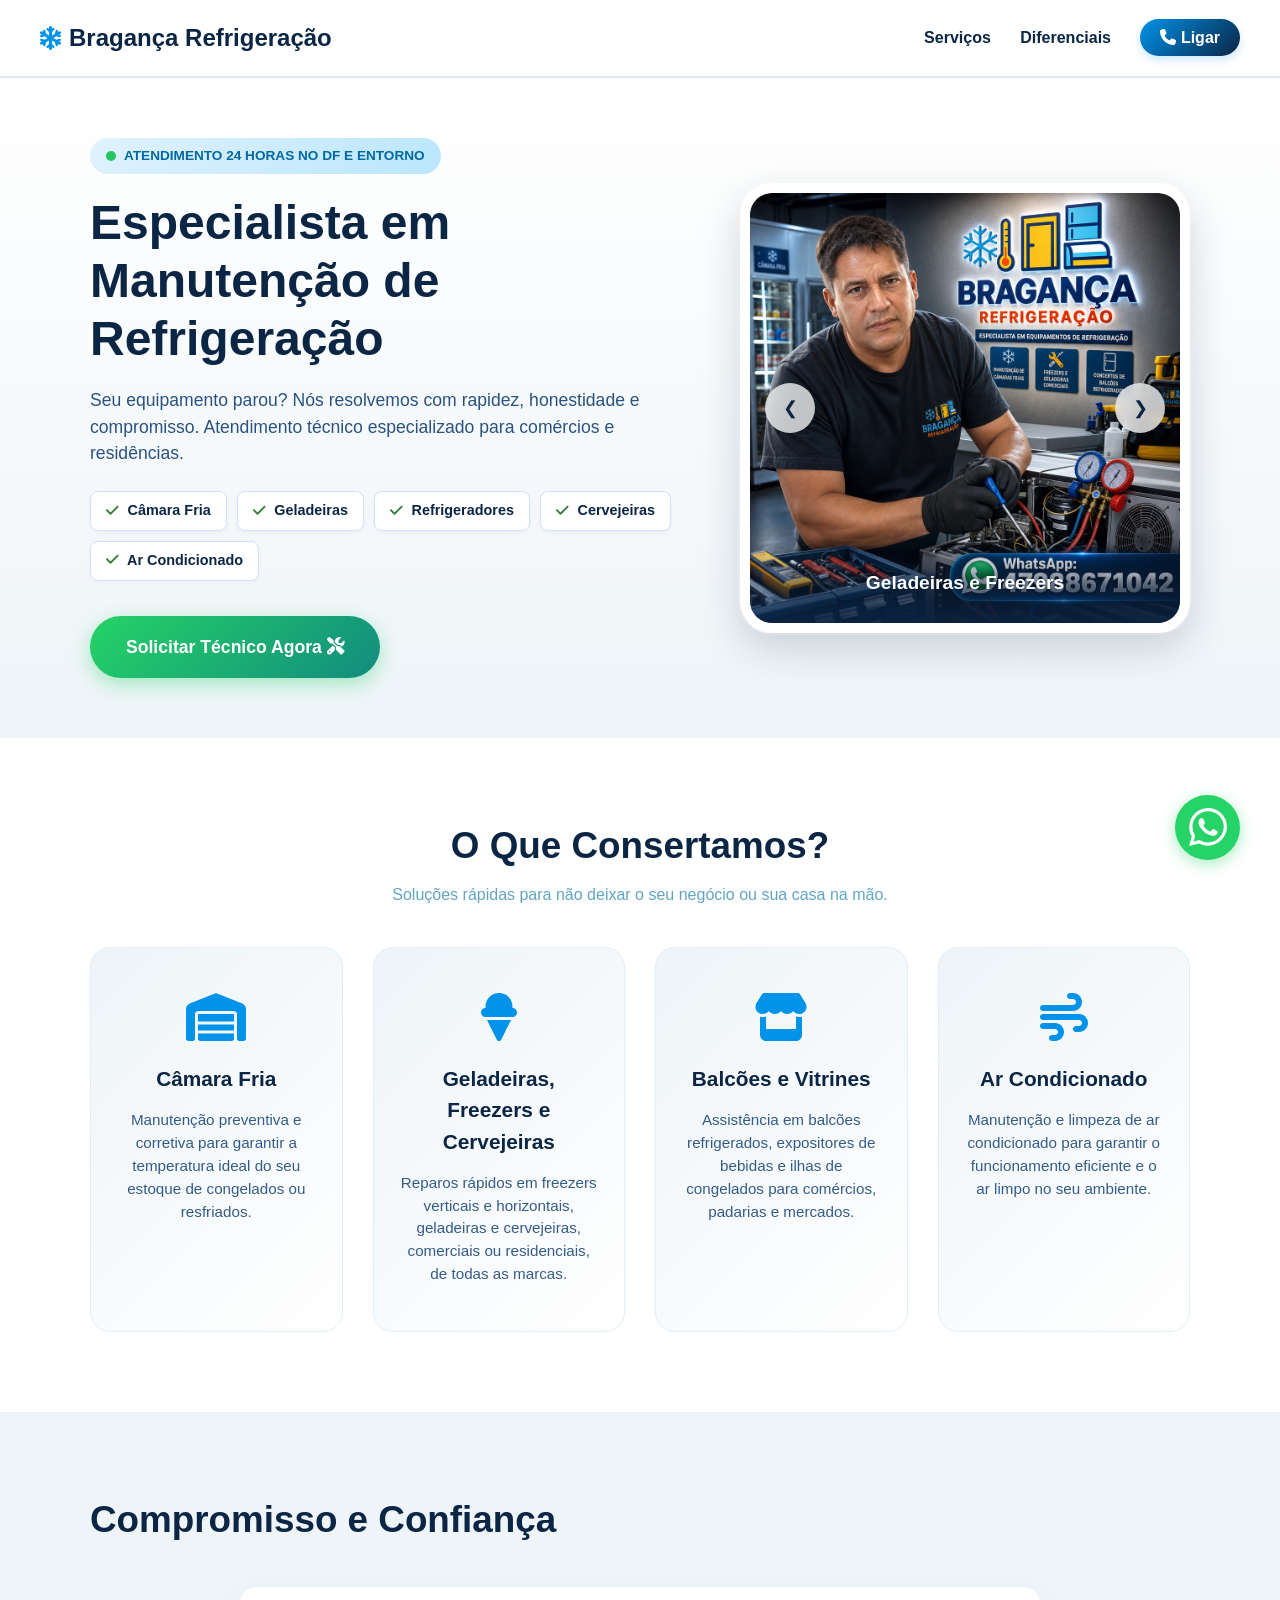
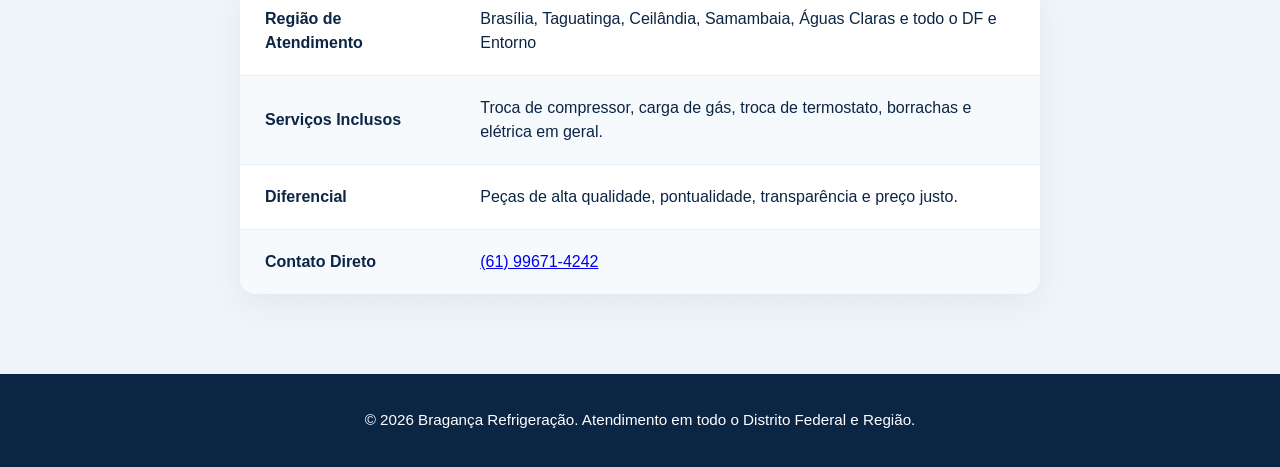
<file: index.html>
<!DOCTYPE html>
<html lang="pt-BR">
<head>
    <!-- Google tag (gtag.js) -->
    <script async src="https://www.googletagmanager.com/gtag/js?id=AW-18198346854"></script>
    <script>
      window.dataLayer = window.dataLayer || [];
      function gtag(){dataLayer.push(arguments);}
      gtag('js', new Date());
      gtag('config', 'AW-18198346854');
    </script>

    <meta charset="UTF-8">
    <meta name="viewport" content="width=device-width, initial-scale=1.0">
    <title>Bragança Refrigeração | Assistência Técnica Especializada no DF</title>
    <meta name="description" content="Conserto de geladeira, freezer, câmara fria, balcão refrigerado e cervejeira no DF e Entorno, 24 horas. Peças de qualidade, pontualidade e preço justo. Chame no WhatsApp.">
    <link rel="canonical" href="https://xn--braganarefrigeracao-byb.com.br/">
    <meta name="theme-color" content="#0b4f8a">

    <meta property="og:type" content="website">
    <meta property="og:site_name" content="Bragança Refrigeração">
    <meta property="og:title" content="Bragança Refrigeração | Conserto de Geladeira e Câmara Fria no DF">
    <meta property="og:description" content="Assistência técnica em refrigeração residencial e comercial no DF e Entorno. Chame no WhatsApp.">
    <meta property="og:url" content="https://xn--braganarefrigeracao-byb.com.br/">
    <meta property="og:locale" content="pt_BR">
    <meta property="og:image" content="https://xn--braganarefrigeracao-byb.com.br/WhatsApp%20Image%202026-05-25%20at%2009.32.49.jpeg">
    <meta property="og:image:type" content="image/jpeg">
    <meta property="og:image:alt" content="Técnico da Bragança Refrigeração fazendo manutenção em geladeira">
    <meta name="twitter:card" content="summary_large_image">
    <meta name="twitter:image" content="https://xn--braganarefrigeracao-byb.com.br/WhatsApp%20Image%202026-05-25%20at%2009.32.49.jpeg">

    <link rel="preload" as="image" href="WhatsApp%20Image%202026-05-25%20at%2009.32.49.jpeg">
    <link rel="stylesheet" href="style.css">
    <!-- Icones: Font Awesome Free 6.4.0 (CC BY 4.0) embutidos em SVG, sem carregar a biblioteca inteira -->
    <style>
        .fa-solid,.fa-brands{display:inline-block;line-height:1;font-style:normal}
        .fa-solid svg,.fa-brands svg{height:1em;width:auto;fill:currentColor;vertical-align:-0.125em;overflow:visible}
        .tag-24h{display:inline-flex;align-items:center;gap:8px}
        .luz-verde{flex:none;width:10px;height:10px;border-radius:50%;background:#22c55e;box-shadow:0 0 0 0 rgba(34,197,94,.7);animation:pulsar 1.6s infinite}
        @keyframes pulsar{0%{box-shadow:0 0 0 0 rgba(34,197,94,.7)}70%{box-shadow:0 0 0 10px rgba(34,197,94,0)}100%{box-shadow:0 0 0 0 rgba(34,197,94,0)}}
        @media (prefers-reduced-motion: reduce){.luz-verde{animation:none}}
    </style>

    <script type="application/ld+json">
    {
      "@context": "https://schema.org",
      "@type": "HVACBusiness",
      "name": "Bragança Refrigeração",
      "url": "https://xn--braganarefrigeracao-byb.com.br/",
      "telephone": "+55 61 99671-4242",
      "image": "https://xn--braganarefrigeracao-byb.com.br/WhatsApp%20Image%202026-05-25%20at%2009.32.49.jpeg",
      "description": "Assistência técnica em refrigeração residencial e comercial: geladeiras, freezers, câmaras frias, balcões refrigerados, expositores, cervejeiras e ar condicionado.",
      "openingHoursSpecification": {
        "@type": "OpeningHoursSpecification",
        "dayOfWeek": ["Monday","Tuesday","Wednesday","Thursday","Friday","Saturday","Sunday"],
        "opens": "00:00",
        "closes": "23:59"
      },
      "areaServed": [
        {"@type": "AdministrativeArea", "name": "Distrito Federal"},
        {"@type": "City", "name": "Brasília"},
        {"@type": "City", "name": "Taguatinga"},
        {"@type": "City", "name": "Ceilândia"},
        {"@type": "City", "name": "Samambaia"},
        {"@type": "City", "name": "Águas Claras"}
      ],
      "hasOfferCatalog": {
        "@type": "OfferCatalog",
        "name": "Serviços de refrigeração",
        "itemListElement": [
          {"@type": "Offer", "itemOffered": {"@type": "Service", "name": "Conserto de geladeira e freezer"}},
          {"@type": "Offer", "itemOffered": {"@type": "Service", "name": "Manutenção de câmara fria"}},
          {"@type": "Offer", "itemOffered": {"@type": "Service", "name": "Conserto de balcão refrigerado e expositor"}},
          {"@type": "Offer", "itemOffered": {"@type": "Service", "name": "Conserto de cervejeira"}},
          {"@type": "Offer", "itemOffered": {"@type": "Service", "name": "Troca de compressor e carga de gás"}},
          {"@type": "Offer", "itemOffered": {"@type": "Service", "name": "Manutenção de ar condicionado"}}
        ]
      }
    }
    </script>
</head>
<body>

    <header class="navbar">
        <div class="logo"><i class="fa-solid fa-snowflake icone-gelo" aria-hidden="true"><svg viewBox="0 0 448 512" focusable="false"><path d="M224 0c17.7 0 32 14.3 32 32V62.1l15-15c9.4-9.4 24.6-9.4 33.9 0s9.4 24.6 0 33.9l-49 49v70.3l61.4-35.8 17.7-66.1c3.4-12.8 16.6-20.4 29.4-17s20.4 16.6 17 29.4l-5.2 19.3 23.6-13.8c15.3-8.9 34.9-3.7 43.8 11.5s3.8 34.9-11.5 43.8l-25.3 14.8 21.7 5.8c12.8 3.4 20.4 16.6 17 29.4s-16.6 20.4-29.4 17l-67.7-18.1L287.5 256l60.9 35.5 67.7-18.1c12.8-3.4 26 4.2 29.4 17s-4.2 26-17 29.4l-21.7 5.8 25.3 14.8c15.3 8.9 20.4 28.5 11.5 43.8s-28.5 20.4-43.8 11.5l-23.6-13.8 5.2 19.3c3.4 12.8-4.2 26-17 29.4s-26-4.2-29.4-17l-17.7-66.1L256 311.7v70.3l49 49c9.4 9.4 9.4 24.6 0 33.9s-24.6 9.4-33.9 0l-15-15V480c0 17.7-14.3 32-32 32s-32-14.3-32-32V449.9l-15 15c-9.4 9.4-24.6 9.4-33.9 0s-9.4-24.6 0-33.9l49-49V311.7l-61.4 35.8-17.7 66.1c-3.4 12.8-16.6 20.4-29.4 17s-20.4-16.6-17-29.4l5.2-19.3L48.1 395.6c-15.3 8.9-34.9 3.7-43.8-11.5s-3.7-34.9 11.5-43.8l25.3-14.8-21.7-5.8c-12.8-3.4-20.4-16.6-17-29.4s16.6-20.4 29.4-17l67.7 18.1L160.5 256 99.6 220.5 31.9 238.6c-12.8 3.4-26-4.2-29.4-17s4.2-26 17-29.4l21.7-5.8L15.9 171.6C.6 162.7-4.5 143.1 4.4 127.9s28.5-20.4 43.8-11.5l23.6 13.8-5.2-19.3c-3.4-12.8 4.2-26 17-29.4s26 4.2 29.4 17l17.7 66.1L192 200.3V129.9L143 81c-9.4-9.4-9.4-24.6 0-33.9s24.6-9.4 33.9 0l15 15V32c0-17.7 14.3-32 32-32z"/></svg></i> Bragança Refrigeração</div>
        <nav>
            <a href="#servicos">Serviços</a>
            <a href="#sobre">Diferenciais</a>
            <a href="tel:+5561996714242" class="btn-nav">
                <i class="fa-solid fa-phone" aria-hidden="true"><svg viewBox="0 0 512 512" focusable="false"><path d="M164.9 24.6c-7.7-18.6-28-28.5-47.4-23.2l-88 24C12.1 30.2 0 46 0 64C0 311.4 200.6 512 448 512c18 0 33.8-12.1 38.6-29.5l24-88c5.3-19.4-4.6-39.7-23.2-47.4l-96-40c-16.3-6.8-35.2-2.1-46.3 11.6L304.7 368C234.3 334.7 177.3 277.7 144 207.3L193.3 167c13.7-11.2 18.4-30 11.6-46.3l-40-96z"/></svg></i> Ligar
            </a>
        </nav>
    </header>

    <section class="hero">
        <div class="container hero-container">
            <div class="hero-text">
                <span class="tag tag-24h"><span class="luz-verde" aria-hidden="true"></span> Atendimento 24 horas no DF e Entorno</span>
                <h1>Especialista em Manutenção de Refrigeração</h1>
                <p class="description">Seu equipamento parou? Nós resolvemos com rapidez, honestidade e compromisso. Atendimento técnico especializado para comércios e residências.</p>

                <div class="Destaques-lista">
                    <div class="item-destaque"><i class="fa-solid fa-check" aria-hidden="true"><svg viewBox="0 0 448 512" focusable="false"><path d="M438.6 105.4c12.5 12.5 12.5 32.8 0 45.3l-256 256c-12.5 12.5-32.8 12.5-45.3 0l-128-128c-12.5-12.5-12.5-32.8 0-45.3s32.8-12.5 45.3 0L160 338.7 393.4 105.4c12.5-12.5 32.8-12.5 45.3 0z"/></svg></i> Câmara Fria</div>
                    <div class="item-destaque"><i class="fa-solid fa-check" aria-hidden="true"><svg viewBox="0 0 448 512" focusable="false"><path d="M438.6 105.4c12.5 12.5 12.5 32.8 0 45.3l-256 256c-12.5 12.5-32.8 12.5-45.3 0l-128-128c-12.5-12.5-12.5-32.8 0-45.3s32.8-12.5 45.3 0L160 338.7 393.4 105.4c12.5-12.5 32.8-12.5 45.3 0z"/></svg></i> Geladeiras</div>
                    <div class="item-destaque"><i class="fa-solid fa-check" aria-hidden="true"><svg viewBox="0 0 448 512" focusable="false"><path d="M438.6 105.4c12.5 12.5 12.5 32.8 0 45.3l-256 256c-12.5 12.5-32.8 12.5-45.3 0l-128-128c-12.5-12.5-12.5-32.8 0-45.3s32.8-12.5 45.3 0L160 338.7 393.4 105.4c12.5-12.5 32.8-12.5 45.3 0z"/></svg></i> Refrigeradores</div>
                    <div class="item-destaque"><i class="fa-solid fa-check" aria-hidden="true"><svg viewBox="0 0 448 512" focusable="false"><path d="M438.6 105.4c12.5 12.5 12.5 32.8 0 45.3l-256 256c-12.5 12.5-32.8 12.5-45.3 0l-128-128c-12.5-12.5-12.5-32.8 0-45.3s32.8-12.5 45.3 0L160 338.7 393.4 105.4c12.5-12.5 32.8-12.5 45.3 0z"/></svg></i> Cervejeiras</div>
                    <div class="item-destaque"><i class="fa-solid fa-check" aria-hidden="true"><svg viewBox="0 0 448 512" focusable="false"><path d="M438.6 105.4c12.5 12.5 12.5 32.8 0 45.3l-256 256c-12.5 12.5-32.8 12.5-45.3 0l-128-128c-12.5-12.5-12.5-32.8 0-45.3s32.8-12.5 45.3 0L160 338.7 393.4 105.4c12.5-12.5 32.8-12.5 45.3 0z"/></svg></i> Ar Condicionado</div>
                </div>

                <a href="https://wa.me/5561996714242?text=Ol%C3%A1!%20Vim%20pelo%20site%20e%20preciso%20de%20um%20t%C3%A9cnico%20de%20refrigera%C3%A7%C3%A3o." target="_blank" rel="noopener noreferrer" class="btn-buy" id="comprar">Solicitar Técnico Agora <i class="fa-solid fa-screwdriver-wrench" aria-hidden="true"><svg viewBox="0 0 512 512" focusable="false"><path d="M78.6 5C69.1-2.4 55.6-1.5 47 7L7 47c-8.5 8.5-9.4 22-2.1 31.6l80 104c4.5 5.9 11.6 9.4 19 9.4h54.1l109 109c-14.7 29-10 65.4 14.3 89.6l112 112c12.5 12.5 32.8 12.5 45.3 0l64-64c12.5-12.5 12.5-32.8 0-45.3l-112-112c-24.2-24.2-60.6-29-89.6-14.3l-109-109V104c0-7.5-3.5-14.5-9.4-19L78.6 5zM19.9 396.1C7.2 408.8 0 426.1 0 444.1C0 481.6 30.4 512 67.9 512c18 0 35.3-7.2 48-19.9L233.7 374.3c-7.8-20.9-9-43.6-3.6-65.1l-61.7-61.7L19.9 396.1zM512 144c0-10.5-1.1-20.7-3.2-30.5c-2.4-11.2-16.1-14.1-24.2-6l-63.9 63.9c-3 3-7.1 4.7-11.3 4.7H352c-8.8 0-16-7.2-16-16V102.6c0-4.2 1.7-8.3 4.7-11.3l63.9-63.9c8.1-8.1 5.2-21.8-6-24.2C388.7 1.1 378.5 0 368 0C288.5 0 224 64.5 224 144l0 .8 85.3 85.3c36-9.1 75.8 .5 104 28.7L429 274.5c49-23 83-72.8 83-130.5zM56 432a24 24 0 1 1 48 0 24 24 0 1 1 -48 0z"/></svg></i></a>
            </div>

            <div class="hero-carousel">
                <div class="carousel-container">
                    <div class="carousel-slide active">
                        <img src="WhatsApp%20Image%202026-05-25%20at%2009.32.49.jpeg" alt="Manutenção de geladeiras e freezers" fetchpriority="high">
                        <div class="carousel-caption">Geladeiras e Freezers</div>
                    </div>
                    <div class="carousel-slide">
                        <img src="rs=w_1240,h_620,cg_true.webp" alt="Conserto de ar condicionado" loading="lazy" decoding="async">
                        <div class="carousel-caption">Conserto de Ar Condicionado</div>
                    </div>
                    <div class="carousel-slide">
                        <img src="Camera%20fria.png" alt="Conserto de câmaras frias e balcões refrigerados" loading="lazy" decoding="async">
                        <div class="carousel-caption">Câmaras Frias, Balcões e Ilhas Refrigeradas</div>
                    </div>
                </div>
                <button type="button" class="carousel-btn prev" onclick="mudarSlide(-1)" aria-label="Foto anterior">&#10094;</button>
                <button type="button" class="carousel-btn next" onclick="mudarSlide(1)" aria-label="Próxima foto">&#10095;</button>
            </div>
        </div>
    </section>

    <section id="servicos" class="features">
        <div class="container">
            <h2>O Que Consertamos?</h2>
            <p style="color: var(--text-light); margin-bottom: 40px; margin-top: -30px;">Soluções rápidas para não deixar o seu negócio ou sua casa na mão.</p>
            <div class="grid-features">

                <div class="feature-card">
                    <i class="fa-solid fa-warehouse" aria-hidden="true"><svg viewBox="0 0 640 512" focusable="false"><path d="M0 488V171.3c0-26.2 15.9-49.7 40.2-59.4L308.1 4.8c7.6-3.1 16.1-3.1 23.8 0L599.8 111.9c24.3 9.7 40.2 33.3 40.2 59.4V488c0 13.3-10.7 24-24 24H568c-13.3 0-24-10.7-24-24V224c0-17.7-14.3-32-32-32H128c-17.7 0-32 14.3-32 32V488c0 13.3-10.7 24-24 24H24c-13.3 0-24-10.7-24-24zm488 24l-336 0c-13.3 0-24-10.7-24-24V432H512l0 56c0 13.3-10.7 24-24 24zM128 400V336H512v64H128zm0-96V224H512l0 80H128z"/></svg></i>
                    <h3>Câmara Fria</h3>
                    <p>Manutenção preventiva e corretiva para garantir a temperatura ideal do seu estoque de congelados ou resfriados.</p>
                </div>

                <div class="feature-card">
                    <i class="fa-solid fa-ice-cream" aria-hidden="true"><svg viewBox="0 0 448 512" focusable="false"><path d="M367.1 160c.6-5.3 .9-10.6 .9-16C368 64.5 303.5 0 224 0S80 64.5 80 144c0 5.4 .3 10.7 .9 16H80c-26.5 0-48 21.5-48 48s21.5 48 48 48h53.5 181H368c26.5 0 48-21.5 48-48s-21.5-48-48-48h-.9zM96 288L200.8 497.7c4.4 8.8 13.3 14.3 23.2 14.3s18.8-5.5 23.2-14.3L352 288H96z"/></svg></i>
                    <h3>Geladeiras, Freezers e Cervejeiras</h3>
                    <p>Reparos rápidos em freezers verticais e horizontais, geladeiras e cervejeiras, comerciais ou residenciais, de todas as marcas.</p>
                </div>

                <div class="feature-card">
                    <i class="fa-solid fa-store" aria-hidden="true"><svg viewBox="0 0 576 512" focusable="false"><path d="M547.6 103.8L490.3 13.1C485.2 5 476.1 0 466.4 0H109.6C99.9 0 90.8 5 85.7 13.1L28.3 103.8c-29.6 46.8-3.4 111.9 51.9 119.4c4 .5 8.1 .8 12.1 .8c26.1 0 49.3-11.4 65.2-29c15.9 17.6 39.1 29 65.2 29c26.1 0 49.3-11.4 65.2-29c15.9 17.6 39.1 29 65.2 29c26.2 0 49.3-11.4 65.2-29c16 17.6 39.1 29 65.2 29c4.1 0 8.1-.3 12.1-.8c55.5-7.4 81.8-72.5 52.1-119.4zM499.7 254.9l-.1 0c-5.3 .7-10.7 1.1-16.2 1.1c-12.4 0-24.3-1.9-35.4-5.3V384H128V250.6c-11.2 3.5-23.2 5.4-35.6 5.4c-5.5 0-11-.4-16.3-1.1l-.1 0c-4.1-.6-8.1-1.3-12-2.3V384v64c0 35.3 28.7 64 64 64H448c35.3 0 64-28.7 64-64V384 252.6c-4 1-8 1.8-12.3 2.3z"/></svg></i>
                    <h3>Balcões e Vitrines</h3>
                    <p>Assistência em balcões refrigerados, expositores de bebidas e ilhas de congelados para comércios, padarias e mercados.</p>
                </div>

                <div class="feature-card">
                    <i class="fa-solid fa-wind" aria-hidden="true"><svg viewBox="0 0 512 512" focusable="false"><path d="M288 32c0 17.7 14.3 32 32 32h32c17.7 0 32 14.3 32 32s-14.3 32-32 32H32c-17.7 0-32 14.3-32 32s14.3 32 32 32H352c53 0 96-43 96-96s-43-96-96-96H320c-17.7 0-32 14.3-32 32zm64 352c0 17.7 14.3 32 32 32h32c53 0 96-43 96-96s-43-96-96-96H32c-17.7 0-32 14.3-32 32s14.3 32 32 32H416c17.7 0 32 14.3 32 32s-14.3 32-32 32H384c-17.7 0-32 14.3-32 32zM128 512h32c53 0 96-43 96-96s-43-96-96-96H32c-17.7 0-32 14.3-32 32s14.3 32 32 32H160c17.7 0 32 14.3 32 32s-14.3 32-32 32H128c-17.7 0-32 14.3-32 32s14.3 32 32 32z"/></svg></i>
                    <h3>Ar Condicionado</h3>
                    <p>Manutenção e limpeza de ar condicionado para garantir o funcionamento eficiente e o ar limpo no seu ambiente.</p>
                </div>

            </div>
        </div>
    </section>

    <section id="sobre" class="specs">
        <div class="container">
            <h2>Compromisso e Confiança</h2>
            <table class="specs-table">
                <tr>
                    <td><strong>Região de Atendimento</strong></td>
                    <td>Brasília, Taguatinga, Ceilândia, Samambaia, Águas Claras e todo o DF e Entorno</td>
                </tr>
                <tr>
                    <td><strong>Serviços Inclusos</strong></td>
                    <td>Troca de compressor, carga de gás, troca de termostato, borrachas e elétrica em geral.</td>
                </tr>
                <tr>
                    <td><strong>Diferencial</strong></td>
                    <td>Peças de alta qualidade, pontualidade, transparência e preço justo.</td>
                </tr>
                <tr>
                    <td><strong>Contato Direto</strong></td>
                    <td><a href="tel:+5561996714242">(61) 99671-4242</a></td>
                </tr>
            </table>
        </div>
    </section>

    <footer>
        <p>&copy; 2026 Bragança Refrigeração. Atendimento em todo o Distrito Federal e Região.</p>
    </footer>

    <a href="https://wa.me/5561996714242?text=Ol%C3%A1!%20Gostaria%20de%20solicitar%20um%20or%C3%A7amento." class="whatsapp-float" target="_blank" rel="noopener noreferrer" aria-label="Falar com a Bragança Refrigeração no WhatsApp">
        <i class="fa-brands fa-whatsapp" aria-hidden="true"><svg viewBox="0 0 24 24" focusable="false"><path d="M17.472 14.382c-.297-.149-1.758-.867-2.03-.967-.273-.099-.471-.148-.67.15-.197.297-.767.966-.94 1.164-.173.199-.347.223-.644.075-.297-.15-1.255-.463-2.39-1.475-.883-.788-1.48-1.761-1.653-2.059-.173-.297-.018-.458.13-.606.134-.133.298-.347.446-.52.149-.174.198-.298.298-.497.099-.198.05-.371-.025-.52-.075-.149-.669-1.612-.916-2.207-.242-.579-.487-.5-.669-.51-.173-.008-.371-.01-.57-.01-.198 0-.52.074-.792.372-.272.297-1.04 1.016-1.04 2.479 0 1.462 1.065 2.875 1.213 3.074.149.198 2.096 3.2 5.077 4.487.709.306 1.262.489 1.694.625.712.227 1.36.195 1.871.118.571-.085 1.758-.719 2.006-1.413.248-.694.248-1.289.173-1.413-.074-.124-.272-.198-.57-.347m-5.421 7.403h-.004a9.87 9.87 0 0 1-5.031-1.378l-.361-.214-3.741.982.998-3.648-.235-.374a9.86 9.86 0 0 1-1.51-5.26c.001-5.45 4.436-9.884 9.888-9.884a9.82 9.82 0 0 1 6.988 2.896 9.825 9.825 0 0 1 2.893 6.994c-.003 5.45-4.437 9.885-9.885 9.885m8.413-18.297A11.815 11.815 0 0 0 12.05 0C5.495 0 .16 5.335.157 11.892c0 2.096.547 4.142 1.588 5.945L.057 24l6.305-1.654a11.882 11.882 0 0 0 5.683 1.448h.005c6.554 0 11.89-5.335 11.893-11.893a11.821 11.821 0 0 0-3.48-8.413Z"/></svg></i>
        <span class="tooltip-text">Problemas com frio? Fale conosco!</span>
    </a>

    <script>
        let slideIndex = 0;
        const slides = document.querySelectorAll('.carousel-slide');
        const semAnimacao = window.matchMedia('(prefers-reduced-motion: reduce)').matches;
        let autoplay;

        function mostrarSlide(index) {
            if (index >= slides.length) slideIndex = 0;
            if (index < 0) slideIndex = slides.length - 1;
            slides.forEach(slide => slide.classList.remove('active'));
            slides[slideIndex].classList.add('active');
        }

        function iniciarAutoplay() {
            clearInterval(autoplay);
            if (!semAnimacao) autoplay = setInterval(() => { mudarSlide(1, true); }, 4000);
        }

        function mudarSlide(passo, automatico) {
            slideIndex += passo;
            mostrarSlide(slideIndex);
            if (!automatico) iniciarAutoplay();
        }

        iniciarAutoplay();
    </script>

    <!-- Conversão Google Ads: clique no WhatsApp (conta uma vez por carregamento, sem bloquear a abertura do link) -->
    <script>
    (function(){
      var ENVIAR = 'AW-18198346854/3agrCKyYnIwdEOb40uVD';
      var jaContou = false;
      function contar(){
        if (jaContou) return;
        jaContou = true;
        if (typeof gtag === 'function') gtag('event', 'conversion', {'send_to': ENVIAR});
      }
      document.querySelectorAll('a[href*="wa.me/5561996714242"]').forEach(function(a){
        a.addEventListener('click', contar);
      });
    })();
    </script>

</body>
</html>
</file>
<file: style.css>
/* --- Configurações Globais --- */
* {
    margin: 0;
    padding: 0;
    box-sizing: border-box;
    font-family: 'Segoe UI', Roboto, Helvetica, Arial, sans-serif;
}

:root {
    --primary-color: #0093e9;
    --secondary-color: #80d0c7;
    --dark-ice: #0b2545;
    --text-dark: #134074;
    --text-light: #61a5c2;
    --bg-light: #EEF4F8;
    --white: #ffffff;
}

html { scroll-behavior: smooth; }

body {
    background-color: var(--white);
    color: var(--dark-ice);
    line-height: 1.5;
}

.container {
    max-width: 1140px;
    margin: 0 auto;
    padding: 0 20px;
}

/* --- Navbar --- */
.navbar {
    display: flex;
    justify-content: space-between;
    align-items: center;
    padding: 20px 40px;
    background-color: rgba(255, 255, 255, 0.85);
    backdrop-filter: blur(12px);
    position: sticky;
    top: 0;
    z-index: 100; /* navbar sempre na frente */
    border-bottom: 2px solid #dce9f4;
}

.navbar .logo {
    font-size: 1.5rem;
    font-weight: 800;
    color: var(--dark-ice);
    display: flex;
    align-items: center;
    gap: 8px;
}

.icone-gelo {
    color: var(--primary-color);
    animation: rodarGelo 10s linear infinite;
}

@keyframes rodarGelo {
    0% { transform: rotate(0deg); }
    100% { transform: rotate(360deg); }
}

.navbar nav a {
    text-decoration: none;
    color: var(--dark-ice);
    margin-left: 25px;
    font-weight: 600;
    transition: color 0.3s;
}

.navbar nav a:hover { color: var(--primary-color); }

.navbar .btn-nav {
    background: linear-gradient(135deg, var(--primary-color), var(--dark-ice));
    color: var(--white) !important;
    padding: 10px 20px;
    border-radius: 20px;
    box-shadow: 0 4px 10px rgba(0, 147, 233, 0.2);
}

/* --- Seção Hero --- */
.hero {
    padding: 60px 0;
    background: linear-gradient(180deg, var(--white) 0%, var(--bg-light) 100%);
}

.hero-container {
    display: flex;
    align-items: center;
    justify-content: space-between;
    gap: 50px;
}

.hero-text { flex: 1.2; }

.tag {
    background: linear-gradient(135deg, #e0f2fe, #bae6fd);
    color: #0369a1;
    padding: 8px 16px;
    border-radius: 20px;
    font-size: 0.85rem;
    font-weight: 700;
    text-transform: uppercase;
    display: inline-flex;
    align-items: center;
    gap: 6px;
}

.hero-text h1 {
    font-size: 3rem;
    line-height: 1.2;
    margin: 20px 0;
    font-weight: 800;
    color: var(--dark-ice);
}

.description {
    color: var(--text-dark);
    font-size: 1.1rem;
    margin-bottom: 25px;
    opacity: 0.9;
}

.Destaques-lista {
    display: flex;
    gap: 10px;
    margin-bottom: 35px;
    flex-wrap: wrap;
}

.item-destaque {
    background-color: var(--white);
    padding: 8px 15px;
    border-radius: 8px;
    font-weight: 600;
    font-size: 0.9rem;
    border: 1px solid #d0e1fd;
    box-shadow: 0 2px 5px rgba(0,0,0,0.03);
}

.item-destaque i {
    color: #2e7d32;
    margin-right: 5px;
}

.btn-buy {
    display: inline-block;
    text-decoration: none;
    background: linear-gradient(135deg, #25d366, #128c7e);
    color: var(--white);
    border: none;
    padding: 18px 36px;
    font-size: 1.1rem;
    font-weight: 700;
    border-radius: 35px;
    cursor: pointer;
    transition: transform 0.2s, box-shadow 0.3s;
    box-shadow: 0 6px 20px rgba(37, 211, 102, 0.4);
}

.btn-buy:hover {
    transform: translateY(-3px);
    box-shadow: 0 8px 25px rgba(37, 211, 102, 0.5);
}

/* --- Carrossel de Imagens --- */
/* --- CARROSSEL DE IMAGENS --- */

.hero-carousel {
    position: relative;
    width: 100%;
    max-width: 520px;
    height: 450px;
    margin: 0 auto;

    /* visual premium */
    border-radius: 32px;
    border: 10px solid #ffffff;

    overflow: hidden;
    background: #ffffff;

    box-shadow:
        0 15px 40px rgba(11, 37, 69, 0.18),
        0 0 0 2px rgba(255,255,255,0.7);
}

.carousel-container {
    position: relative;
    width: 100%;
    height: 100%;
}

.carousel-slide {
    position: absolute;
    inset: 0;
    opacity: 0;
    transition: opacity 0.5s ease;
}

.carousel-slide.active {
    opacity: 1;
    z-index: 1;
}

.carousel-slide img {
    width: 100%;
    height: 100%;
    object-fit: cover;

    /* borda interna */
    border-radius: 20px;
}

.carousel-caption {
    position: absolute;
    bottom: 0;
    left: 0;
    right: 0;

    background: linear-gradient(
        transparent,
        rgba(11, 37, 69, 0.88)
    );

    color: var(--white);
    padding: 25px 20px;

    font-size: 1.2rem;
    font-weight: 700;
    text-align: center;

    z-index: 3;
}

.carousel-btn {
    position: absolute;
    top: 50%;
    transform: translateY(-50%);

    background: rgba(255,255,255,0.75);
    backdrop-filter: blur(8px);

    border: none;
    color: var(--dark-ice);

    width: 50px;
    height: 50px;

    border-radius: 50%;

    font-size: 18px;
    cursor: pointer;

    transition: 0.3s;
    z-index: 5;
}

.carousel-btn:hover {
    background: rgba(255,255,255,0.95);
    transform: translateY(-50%) scale(1.08);
}

.carousel-btn.prev {
    left: 15px;
}

.carousel-btn.next {
    right: 15px;
}

/* --- RESPONSIVIDADE --- */

@media (max-width: 968px) {

    .hero-container {
        flex-direction: column;
        text-align: center;
        gap: 35px;
    }

    .hero-text h1 {
        font-size: 2.3rem;
    }

    .Destaques-lista {
        justify-content: center;
    }

    .hero-carousel {
        max-width: 100%;
        height: 350px;
    }
}

@media (max-width: 768px) {

    .hero-carousel {

        width: 100%;
        max-width: 100%;
        height: 260px;

        border-radius: 24px;
        border: 6px solid #ffffff;

        box-shadow:
            0 10px 25px rgba(11, 37, 69, 0.15),
            0 0 0 2px rgba(255,255,255,0.6);
    }

    .carousel-slide img {
        border-radius: 16px;
    }

    .carousel-caption {
        font-size: 1rem;
        padding: 18px 12px;
    }

    .carousel-btn {
        width: 42px;
        height: 42px;
        font-size: 15px;
    }
}

/* --- Características / Serviços --- */
.features {
    padding: 80px 0;
    text-align: center;
    background: var(--white);
}

.features h2, .specs h2 {
    font-size: 2.3rem;
    margin-bottom: 40px;
    font-weight: 800;
    color: var(--dark-ice);
}

.grid-features {
    display: grid;
    grid-template-columns: repeat(auto-fit, minmax(250px, 1fr));
    gap: 30px;
}

.feature-card {
    padding: 45px 25px;
    background: linear-gradient(135deg, var(--bg-light), #ffffff);
    border-radius: 20px;
    border: 1px solid #e1eef6;
    transition: transform 0.3s, box-shadow 0.3s;
}

.feature-card:hover {
    transform: translateY(-8px);
    box-shadow: 0 15px 30px rgba(0, 147, 233, 0.08);
}

.feature-card i {
    font-size: 3rem;
    color: var(--primary-color);
    margin-bottom: 20px;
}

.feature-card h3 {
    margin-bottom: 15px;
    font-size: 1.3rem;
    color: var(--dark-ice);
}

.feature-card p {
    color: var(--text-dark);
    font-size: 0.95rem;
    opacity: 0.85;
}

/* --- Tabela de Diferenciais --- */
.specs {
    padding: 80px 0;
    background-color: var(--bg-light);
    background-image: radial-gradient(rgba(0, 147, 233, 0.05) 1px, transparent 0);
    background-size: 24px 24px;
}

.specs-table {
    width: 100%;
    max-width: 800px;
    margin: 0 auto;
    border-collapse: collapse;
    background: var(--white);
    border-radius: 16px;
    overflow: hidden;
    box-shadow: 0 10px 30px rgba(11, 37, 69, 0.05);
}

.specs-table td {
    padding: 20px 25px;
    border-bottom: 1px solid #e6eff5;
    color: var(--dark-ice);
}

.specs-table tr:last-child td { border-bottom: none; }
.specs-table tr:nth-child(even) { background-color: #f7fafc; }

/* --- Rodapé --- */
footer {
    background-color: var(--dark-ice);
    color: var(--white);
    text-align: center;
    padding: 35px 20px;
    font-size: 0.95rem;
    font-weight: 500;
}

/* --- WhatsApp Botão Flutuante --- */
.whatsapp-float {
    position: fixed;
    width: 65px;
    height: 65px;
    bottom: 40px;
    right: 40px;
    background-color: #25d366;
    color: #fff;
    border-radius: 50px;
    text-align: center;
    font-size: 38px;
    box-shadow: 0 4px 15px rgba(37, 211, 102, 0.4);
    z-index: 1000;
    display: flex;
    align-items: center;
    justify-content: center;
    text-decoration: none;
    transition: transform 0.3s, background-color 0.3s;
}

.whatsapp-float:hover {
    transform: scale(1.1) rotate(10deg);
    background-color: #128c7e;
}

.whatsapp-float .tooltip-text {
    visibility: hidden;
    width: 200px;
    background-color: var(--dark-ice);
    color: #fff;
    text-align: center;
    border-radius: 8px;
    padding: 10px;
    position: absolute;
    z-index: 1;
    right: 80px;
    font-size: 0.85rem;
    font-weight: 600;
    opacity: 0;
    transition: opacity 0.3s;
    box-shadow: 0 4px 10px rgba(0,0,0,0.15);
}

.whatsapp-float .tooltip-text::after {
    content: "";
    position: absolute;
    top: 50%;
    left: 100%;
    margin-top: -5px;
    border-width: 5px;
    border-style: solid;
    border-color: transparent transparent transparent var(--dark-ice);
}

.whatsapp-float:hover .tooltip-text {
    visibility: visible;
    opacity: 1;
}

/* --- Responsividade --- */
@media (max-width: 968px) {
    .hero-container {
        flex-direction: column;
        text-align: center;
        gap: 35px;
    }

    .hero-text h1 { font-size: 2.3rem; }
    .Destaques-lista { justify-content: center; }

    .hero-carousel {
        max-width: 100%;
        height: 350px;
        flex-shrink: unset;
    }
}

@media (max-width: 768px) {
    .navbar {
        padding: 15px 10px;
        flex-direction: row;
        justify-content: space-between;
        gap: 5px;
    }

    .navbar .logo {
        font-size: 1.1rem;
        font-weight: 700;
    }

    .navbar nav {
        display: flex;
        align-items: center;
        gap: 6px;
    }

    .navbar nav a:not(.btn-nav) {
        display: inline-block;
        margin-left: 0;
        font-size: 0.75rem;
        padding: 6px 8px;
        background-color: #f0f4f8;
        border-radius: 6px;
        color: var(--dark-ice);
        text-decoration: none;
    }

    .navbar .btn-nav {
        padding: 6px 12px;
        font-size: 0.75rem;
        border-radius: 6px;
        white-space: nowrap;
        background: linear-gradient(135deg, var(--primary-color), var(--dark-ice));
        color: var(--white) !important;
    }

    .hero-carousel {
        max-width: 100%;
        height: 300px;
    }

    .whatsapp-float {
        width: 50px;
        height: 50px;
        bottom: 20px;
        right: 20px;
        font-size: 28px;
    }

    .whatsapp-float .tooltip-text { display: none; }
}

/* ===== CORREÇÃO DO CARROSSEL MOBILE ===== */

.hero-carousel {
    position: relative;
    width: 100%;
    max-width: 450px;
    height: 450px;
    margin: 0 auto;
    overflow: hidden;
}

.carousel-container {
    position: relative;
    width: 100%;
    height: 100%;
}

.carousel-slide {
    position: absolute;
    inset: 0;
    opacity: 0;
    transition: opacity 0.5s ease;
}

.carousel-slide.active {
    opacity: 1;
    z-index: 1;
}

.carousel-slide img {
    width: 100%;
    height: 100%;
    object-fit: cover;
}
</file>
